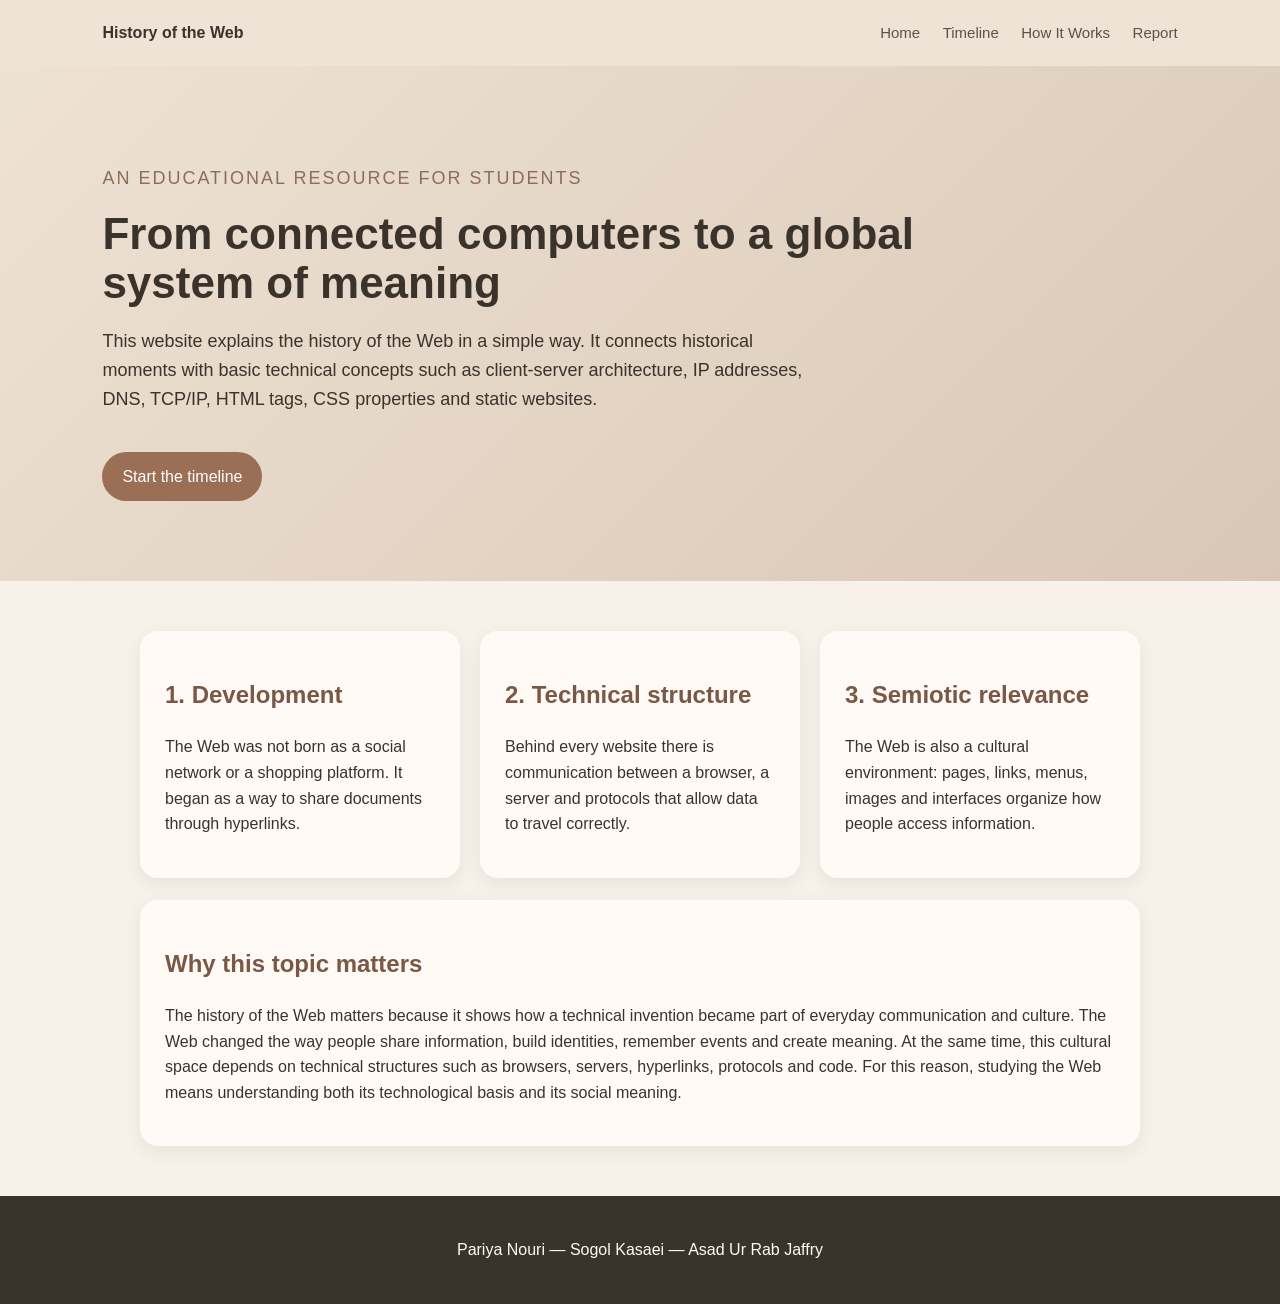
<file: index.html>
<!DOCTYPE html>
<html lang="en">
<head>
  <meta charset="UTF-8">
  <meta name="viewport" content="width=device-width, initial-scale=1.0">
  <title>History of the Web</title>
  <link rel="stylesheet" href="styles.css">
</head>
<body>
  <header class="site-header">
    <nav class="navbar">
      <a class="logo" href="index.html">History of the Web</a>
      <div class="nav-links">
        <a href="index.html">Home</a>
        <a href="history.html">Timeline</a>
        <a href="web-works.html">How It Works</a>
        <a href="report.html">Report</a>
      </div>
    </nav>

    <section class="hero">
      <p class="tag">An educational resource for students</p>
      <h1>From connected computers to a global system of meaning</h1>
      <p>
        This website explains the history of the Web in a simple way. It connects historical moments
        with basic technical concepts such as client-server architecture, IP addresses, DNS, TCP/IP,
        HTML tags, CSS properties and static websites.
      </p>
      <a class="button" href="history.html">Start the timeline</a>
    </section>
  </header>

  <main class="container">
    <section class="card-grid">
      <article class="card">
        <h2>1. Development</h2>
        <p>
          The Web was not born as a social network or a shopping platform. It began as a way to share
          documents through hyperlinks.
        </p>
      </article>

      <article class="card">
        <h2>2. Technical structure</h2>
        <p>
          Behind every website there is communication between a browser, a server and protocols that
          allow data to travel correctly.
        </p>
      </article>

      <article class="card">
        <h2>3. Semiotic relevance</h2>
        <p>
          The Web is also a cultural environment: pages, links, menus, images and interfaces organize
          how people access information.
        </p>
      </article>
    </section>

    <section class="simple-section">
      <h2>Why this topic matters</h2>
      <p>
        <p>
  The history of the Web matters because it shows how a technical invention became part of everyday
  communication and culture. The Web changed the way people share information, build identities,
  remember events and create meaning. At the same time, this cultural space depends on technical
  structures such as browsers, servers, hyperlinks, protocols and code. For this reason, studying
  the Web means understanding both its technological basis and its social meaning.
</p>
      </p>
    </section>
  </main>

  <footer>
    <p>Pariya Nouri — Sogol Kasaei — Asad Ur Rab Jaffry</p>
  </footer>
</body>
</html>
</file>
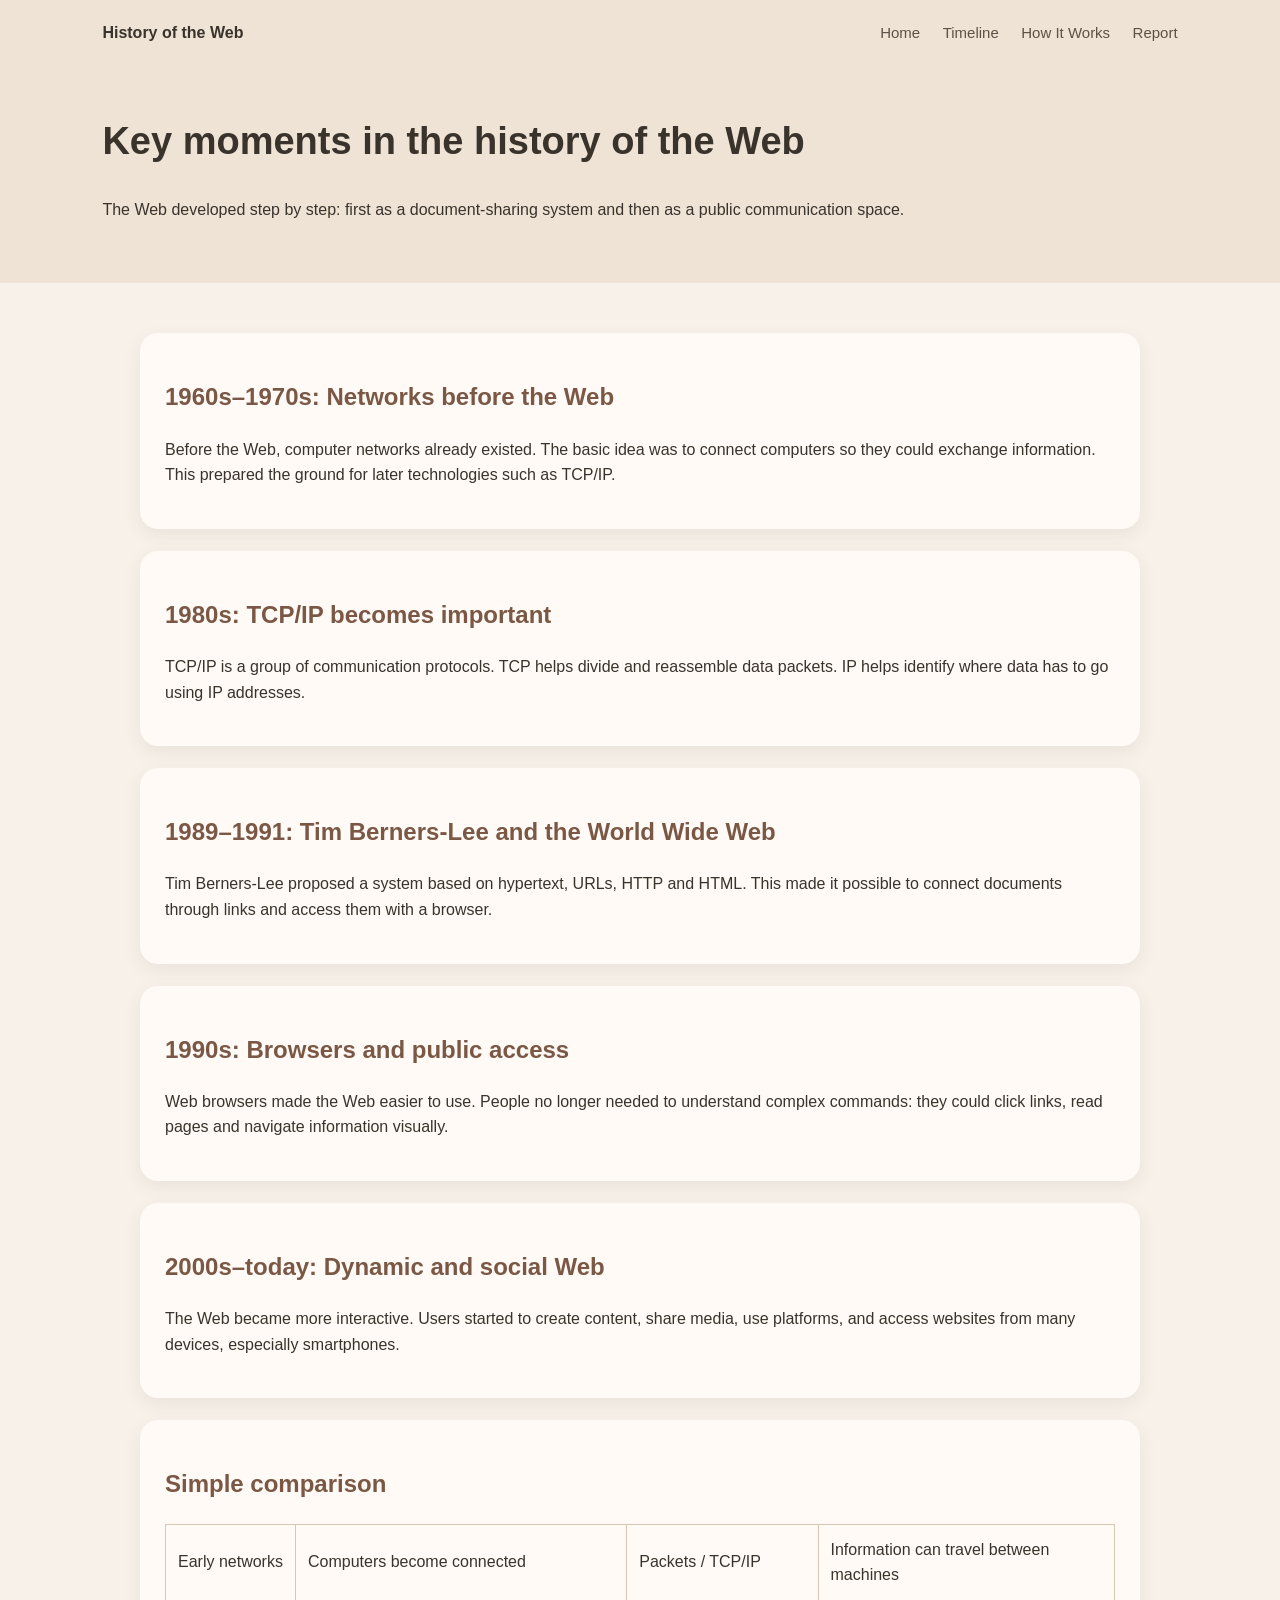
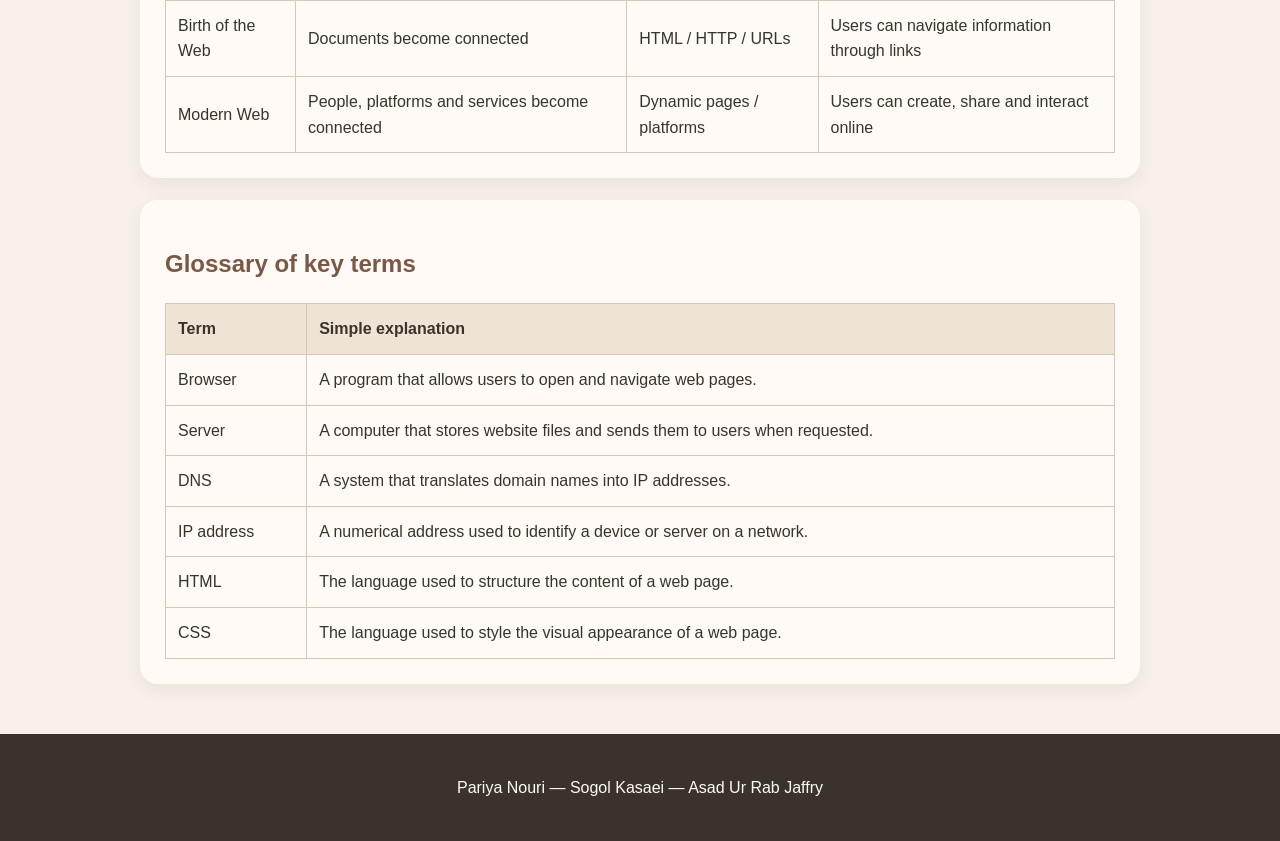
<file: history.html>
<!DOCTYPE html>
<html lang="en">
<head>
  <meta charset="UTF-8">
  <meta name="viewport" content="width=device-width, initial-scale=1.0">
  <title>Timeline</title>
  <link rel="stylesheet" href="styles.css">
</head>
<body>
  <header class="page-header">
    <nav class="navbar">
      <a class="logo" href="index.html">History of the Web</a>
      <div class="nav-links">
        <a href="index.html">Home</a>
        <a href="history.html">Timeline</a>
        <a href="web-works.html">How It Works</a>
        <a href="report.html">Report</a>
      </div>
    </nav>
    <h1>Key moments in the history of the Web</h1>
    <p>The Web developed step by step: first as a document-sharing system and then as a public communication space.</p>
  </header>

  <main class="container">
    <section class="timeline">
      <div class="timeline-item">
        <h2>1960s–1970s: Networks before the Web</h2>
        <p>
          Before the Web, computer networks already existed. The basic idea was to connect computers so
          they could exchange information. This prepared the ground for later technologies such as TCP/IP.
        </p>
      </div>

      <div class="timeline-item">
        <h2>1980s: TCP/IP becomes important</h2>
        <p>
          TCP/IP is a group of communication protocols. TCP helps divide and reassemble data packets.
          IP helps identify where data has to go using IP addresses.
        </p>
      </div>

      <div class="timeline-item">
        <h2>1989–1991: Tim Berners-Lee and the World Wide Web</h2>
        <p>
          Tim Berners-Lee proposed a system based on hypertext, URLs, HTTP and HTML. This made it possible
          to connect documents through links and access them with a browser.
        </p>
      </div>

      <div class="timeline-item">
        <h2>1990s: Browsers and public access</h2>
        <p>
          Web browsers made the Web easier to use. People no longer needed to understand complex commands:
          they could click links, read pages and navigate information visually.
        </p>
      </div>

      <div class="timeline-item">
        <h2>2000s–today: Dynamic and social Web</h2>
        <p>
          The Web became more interactive. Users started to create content, share media, use platforms,
          and access websites from many devices, especially smartphones.
        </p>
      </div>
    </section>

    <section class="table-section">
      <h2>Simple comparison</h2>
      <table>
        <tr>
  <td>Early networks</td>
  <td>Computers become connected</td>
  <td>Packets / TCP/IP</td>
  <td>Information can travel between machines</td>
</tr>
<tr>
  <td>Birth of the Web</td>
  <td>Documents become connected</td>
  <td>HTML / HTTP / URLs</td>
  <td>Users can navigate information through links</td>
</tr>
<tr>
  <td>Modern Web</td>
  <td>People, platforms and services become connected</td>
  <td>Dynamic pages / platforms</td>
  <td>Users can create, share and interact online</td>
</tr>
      </table>
    </section>
    <section class="simple-section">
  <h2>Glossary of key terms</h2>
  <table>
    <tr>
      <th>Term</th>
      <th>Simple explanation</th>
    </tr>
    <tr>
      <td>Browser</td>
      <td>A program that allows users to open and navigate web pages.</td>
    </tr>
    <tr>
      <td>Server</td>
      <td>A computer that stores website files and sends them to users when requested.</td>
    </tr>
    <tr>
      <td>DNS</td>
      <td>A system that translates domain names into IP addresses.</td>
    </tr>
    <tr>
      <td>IP address</td>
      <td>A numerical address used to identify a device or server on a network.</td>
    </tr>
    <tr>
      <td>HTML</td>
      <td>The language used to structure the content of a web page.</td>
    </tr>
    <tr>
      <td>CSS</td>
      <td>The language used to style the visual appearance of a web page.</td>
    </tr>
  </table>
</section>
  </main>

  <footer>
    <p>Pariya Nouri — Sogol Kasaei — Asad Ur Rab Jaffry</p>
  </footer>
</body>
</html>
</file>
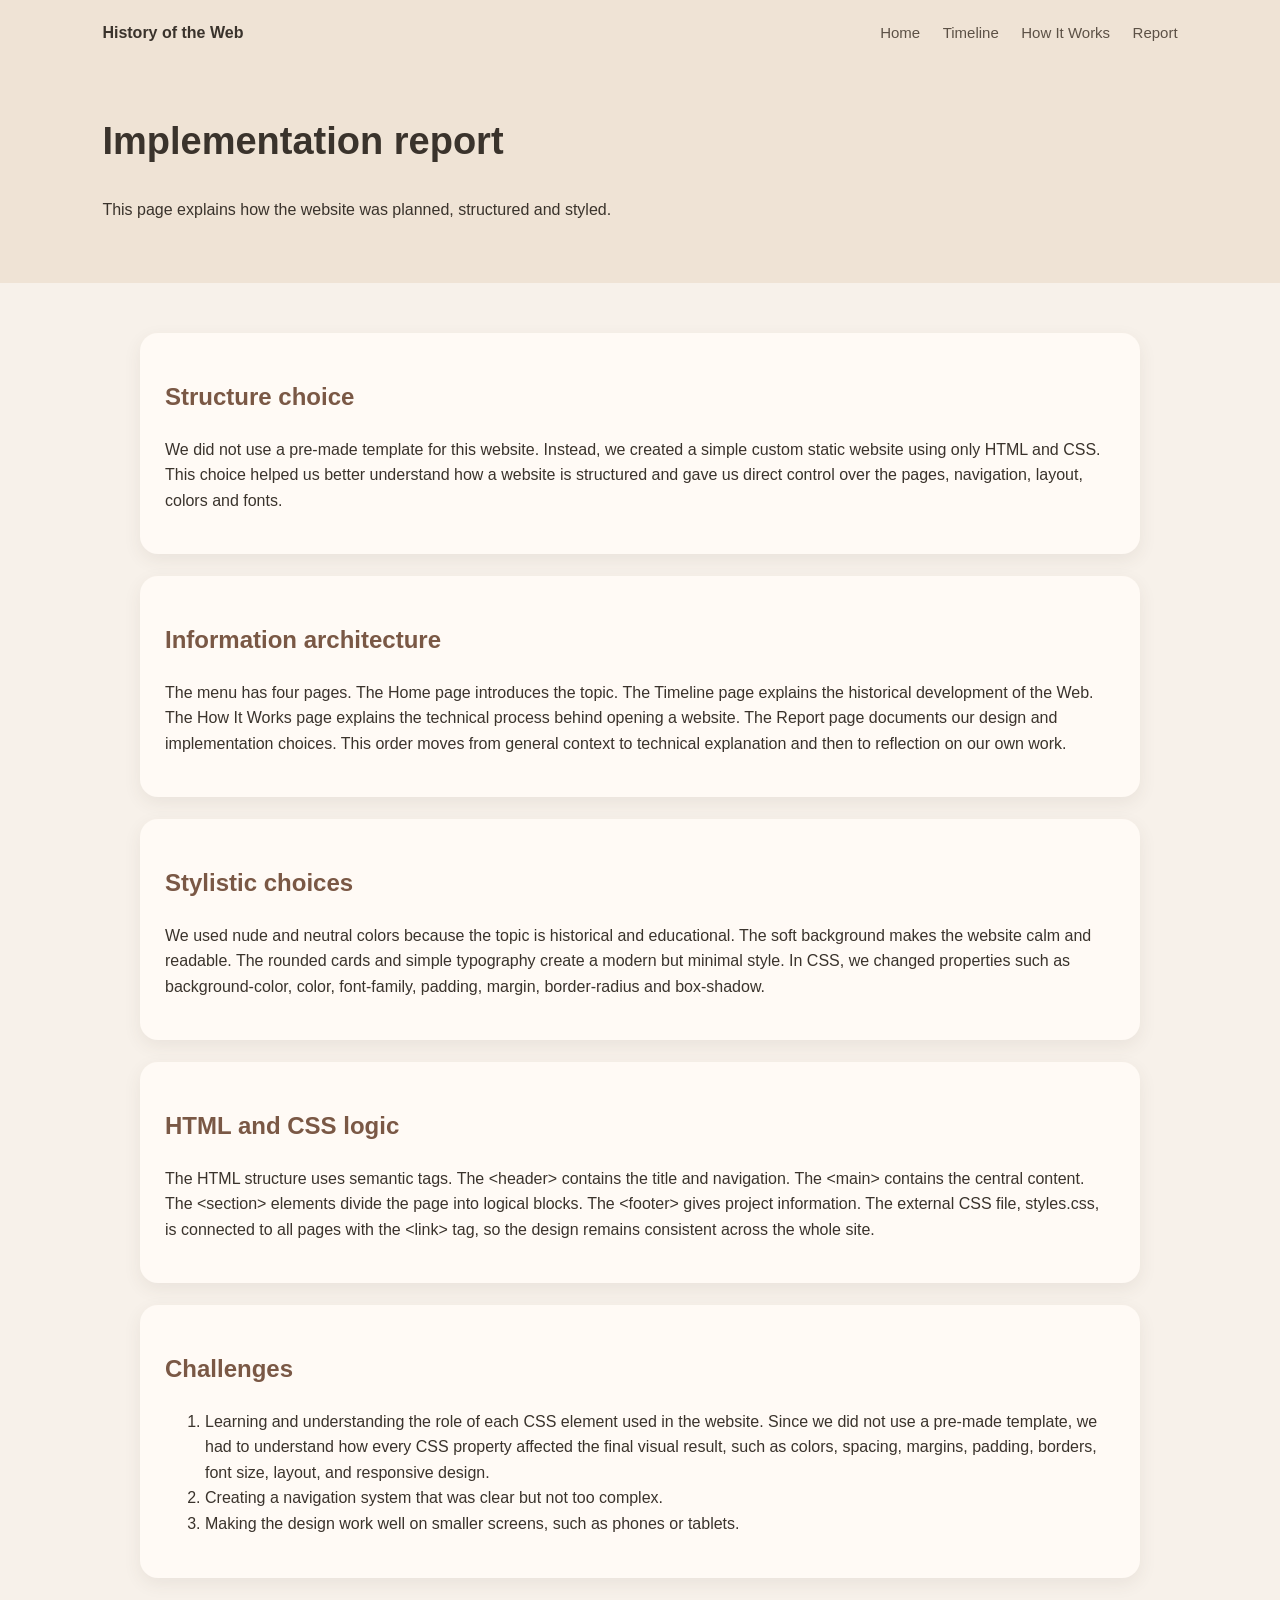
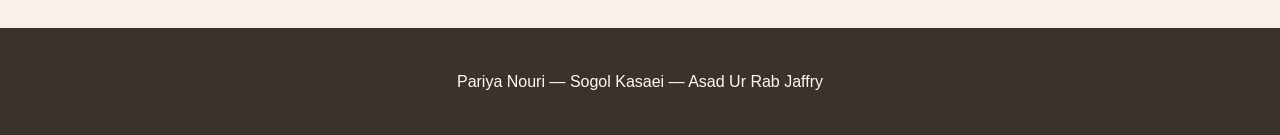
<file: report.html>
<!DOCTYPE html>
<html lang="en">
<head>
  <meta charset="UTF-8">
  <meta name="viewport" content="width=device-width, initial-scale=1.0">
  <title>Report</title>
  <link rel="stylesheet" href="styles.css">
</head>
<body>
  <header class="page-header">
    <nav class="navbar">
      <a class="logo" href="index.html">History of the Web</a>
      <div class="nav-links">
        <a href="index.html">Home</a>
        <a href="history.html">Timeline</a>
        <a href="web-works.html">How It Works</a>
        <a href="report.html">Report</a>
      </div>
    </nav>
    <h1>Implementation report</h1>
    <p>This page explains how the website was planned, structured and styled.</p>
  </header>

  <main class="container">
    <section class="simple-section">
      <h2>Structure choice</h2>
      <p>
     We did not use a pre-made template for this website. Instead, we created a simple custom static website using only HTML and CSS. This choice helped us better understand how a website is structured and gave us direct control over the pages, navigation, layout, colors and fonts.
      </p>
    </section>

    <section class="simple-section">
      <h2>Information architecture</h2>
      <p>
        The menu has four pages. The Home page introduces the topic. The Timeline page explains the historical
        development of the Web. The How It Works page explains the technical process behind opening a website.
        The Report page documents our design and implementation choices. This order moves from general context
        to technical explanation and then to reflection on our own work.
      </p>
    </section>

    <section class="simple-section">
      <h2>Stylistic choices</h2>
      <p>
        We used nude and neutral colors because the topic is historical and educational. The soft background makes
        the website calm and readable. The rounded cards and simple typography create a modern but minimal style.
        In CSS, we changed properties such as background-color, color, font-family, padding, margin, border-radius
        and box-shadow.
      </p>
    </section>

    <section class="simple-section">
      <h2>HTML and CSS logic</h2>
      <p>
        The HTML structure uses semantic tags. The &lt;header&gt; contains the title and navigation. The &lt;main&gt;
        contains the central content. The &lt;section&gt; elements divide the page into logical blocks. The &lt;footer&gt;
        gives project information. The external CSS file, styles.css, is connected to all pages with the &lt;link&gt;
        tag, so the design remains consistent across the whole site.
      </p>
    </section>

    <section class="simple-section">
      <h2>Challenges</h2>
      <ol>
        <li>Learning and understanding the role of each CSS element used in the website. Since we did not use a pre-made template, we had to understand how every CSS property affected the final visual result, such as colors, spacing, margins, padding, borders, font size, layout, and responsive design.</li>
        <li>Creating a navigation system that was clear but not too complex.</li>
        <li>Making the design work well on smaller screens, such as phones or tablets.</li>
      </ol>
    </section>
  </main>

  <footer>
    <p>Pariya Nouri — Sogol Kasaei — Asad Ur Rab Jaffry</p>
  </footer>
</body>
</html>
</file>
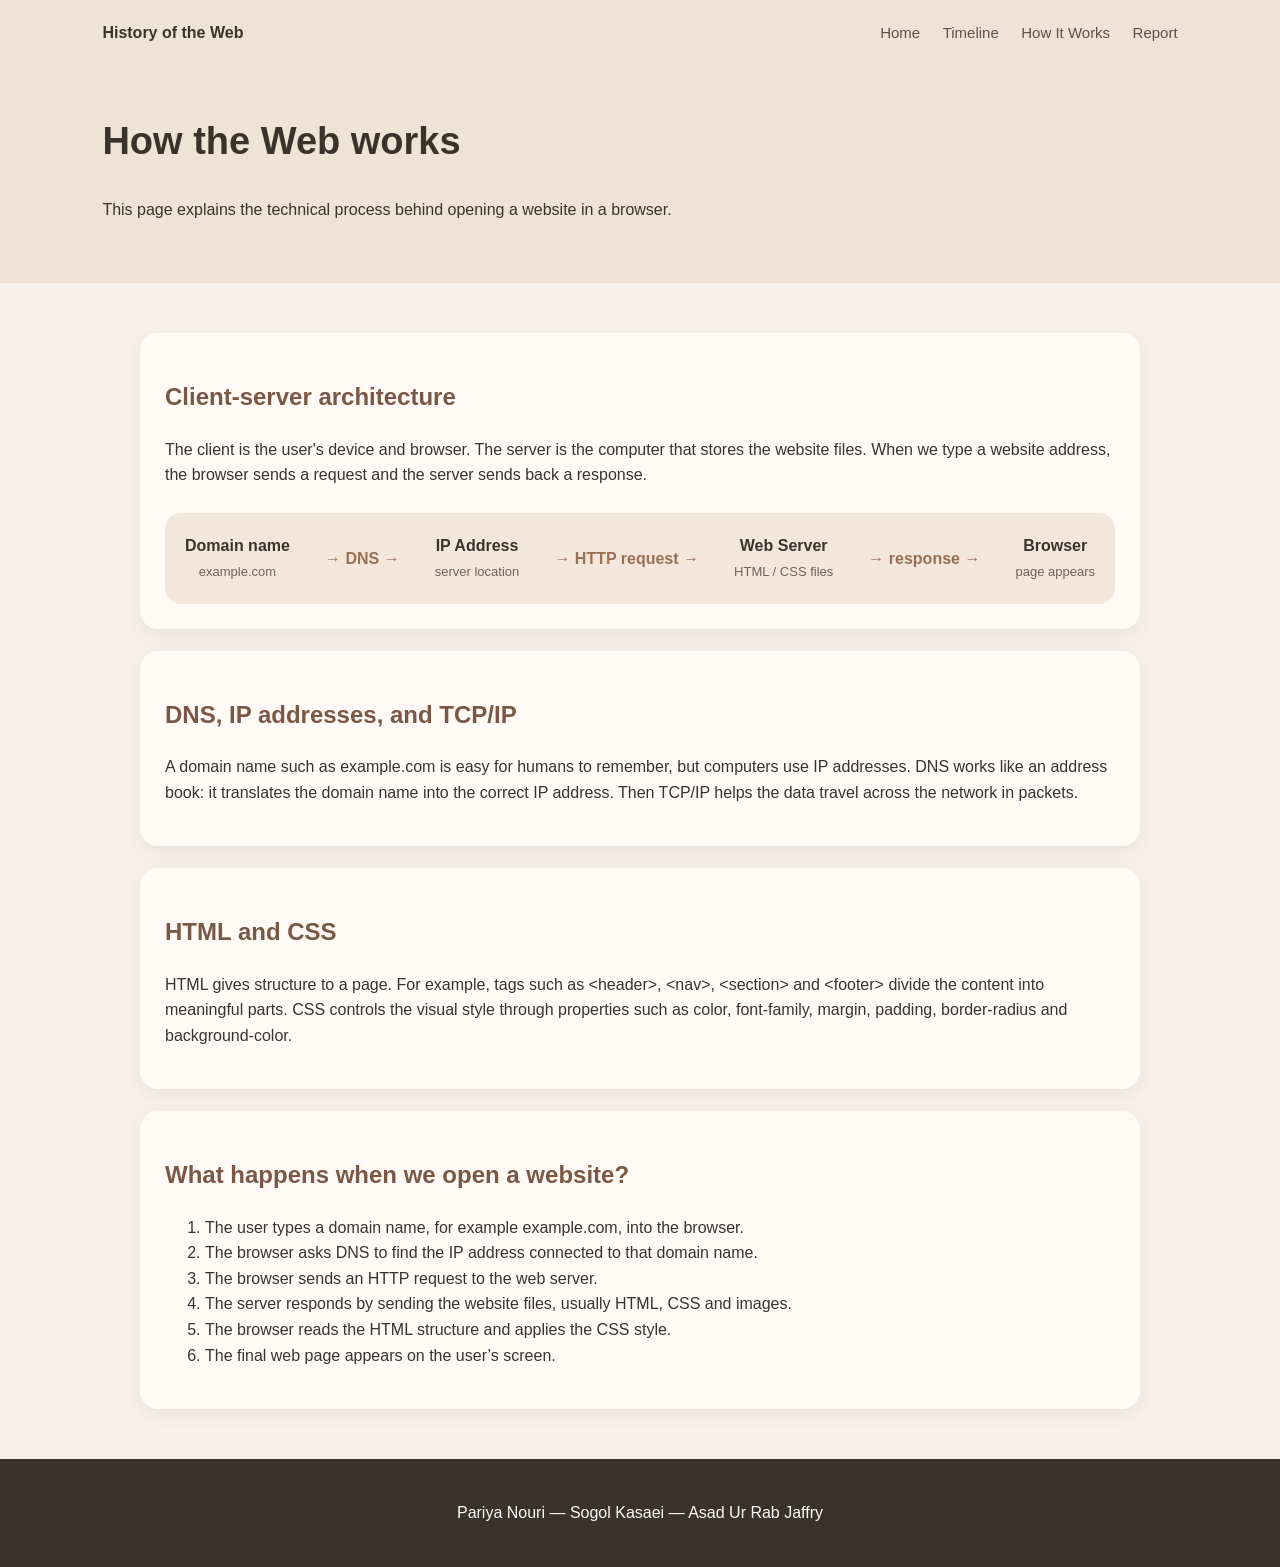
<file: web-works.html>
<!DOCTYPE html>
<html lang="en">
<head>
  <meta charset="UTF-8">
  <meta name="viewport" content="width=device-width, initial-scale=1.0">
  <title>How It Works</title>
  <link rel="stylesheet" href="styles.css">
</head>
<body>
  <header class="page-header">
    <nav class="navbar">
      <a class="logo" href="index.html">History of the Web</a>
      <div class="nav-links">
        <a href="index.html">Home</a>
        <a href="history.html">Timeline</a>
        <a href="web-works.html">How It Works</a>
        <a href="report.html">Report</a>
      </div>
    </nav>
    <h1>How the Web works</h1>
    <p>This page explains the technical process behind opening a website in a browser.</p>
  </header>

  <main class="container">
    <section class="simple-section">
      <h2>Client-server architecture</h2>
      <p>
        The client is the user's device and browser. The server is the computer that stores the website files.
        When we type a website address, the browser sends a request and the server sends back a response.
      </p>

      <div class="diagram">
  <div>Domain name<br><span>example.com</span></div>
  <div class="arrow">→ DNS →</div>
  <div>IP Address<br><span>server location</span></div>
  <div class="arrow">→ HTTP request →</div>
  <div>Web Server<br><span>HTML / CSS files</span></div>
  <div class="arrow">→ response →</div>
  <div>Browser<br><span>page appears</span></div>
</div>
    </section>

    <section class="simple-section">
      <h2>DNS, IP addresses, and TCP/IP</h2>
      <p>
        A domain name such as example.com is easy for humans to remember, but computers use IP addresses.
        DNS works like an address book: it translates the domain name into the correct IP address. Then TCP/IP
        helps the data travel across the network in packets.
      </p>
    </section>

    <section class="simple-section">
      <h2>HTML and CSS</h2>
      <p>
        HTML gives structure to a page. For example, tags such as &lt;header&gt;, &lt;nav&gt;, &lt;section&gt; and
        &lt;footer&gt; divide the content into meaningful parts. CSS controls the visual style through properties
        such as color, font-family, margin, padding, border-radius and background-color.
      </p>
    </section>
    <section class="simple-section">
  <h2>What happens when we open a website?</h2>
  <ol>
    <li>The user types a domain name, for example example.com, into the browser.</li>
    <li>The browser asks DNS to find the IP address connected to that domain name.</li>
    <li>The browser sends an HTTP request to the web server.</li>
    <li>The server responds by sending the website files, usually HTML, CSS and images.</li>
    <li>The browser reads the HTML structure and applies the CSS style.</li>
    <li>The final web page appears on the user’s screen.</li>
  </ol>
</section>
  </main>

  <footer>
    <p>Pariya Nouri — Sogol Kasaei — Asad Ur Rab Jaffry</p>
  </footer>
</body>
</html>
</file>
<file: styles.css>
/* General style for the whole website */
body {
  margin: 0;
  font-family: Arial, Helvetica, sans-serif;
  background-color: #f7f1ea;
  color: #3a332c;
  line-height: 1.6;
}

/* Navigation bar */
.navbar {
  display: flex;
  justify-content: space-between;
  align-items: center;
  padding: 20px 8%;
  background-color: #efe3d5;
}

.logo {
  font-weight: bold;
  color: #3a332c;
  text-decoration: none;
}

.nav-links a {
  margin-left: 18px;
  color: #5c5146;
  text-decoration: none;
  font-size: 15px;
}

.nav-links a:hover {
  color: #9b6f55;
}

/* Home hero section */
.site-header {
  background: linear-gradient(135deg, #efe3d5, #d9c7b6);
}

.hero {
  max-width: 850px;
  padding: 80px 8%;
}

.hero h1 {
  font-size: 44px;
  line-height: 1.1;
  margin: 10px 0 20px;
}

.hero p {
  max-width: 700px;
  font-size: 18px;
}

.tag {
  text-transform: uppercase;
  letter-spacing: 2px;
  color: #8c6d5a;
  font-size: 13px;
}

.button {
  display: inline-block;
  margin-top: 20px;
  padding: 12px 20px;
  background-color: #9b6f55;
  color: white;
  text-decoration: none;
  border-radius: 25px;
}

/* Internal page header */
.page-header {
  background-color: #efe3d5;
  padding-bottom: 45px;
}

.page-header h1,
.page-header p {
  max-width: 850px;
  margin-left: 8%;
  margin-right: 8%;
}

.page-header h1 {
  margin-top: 45px;
  font-size: 38px;
}

/* Main content */
.container {
  max-width: 1000px;
  margin: 50px auto;
  padding: 0 8%;
}

.card-grid {
  display: grid;
  grid-template-columns: repeat(3, 1fr);
  gap: 20px;
}

.card,
.simple-section,
.timeline-item,
.table-section {
  background-color: #fffaf5;
  padding: 25px;
  margin-bottom: 22px;
  border-radius: 18px;
  box-shadow: 0 6px 18px rgba(80, 60, 45, 0.08);
}

.card h2,
.simple-section h2,
.timeline-item h2,
.table-section h2 {
  color: #7a5845;
}

/* Visual diagram */
.diagram {
  display: flex;
  align-items: center;
  justify-content: space-between;
  gap: 12px;
  margin-top: 25px;
  padding: 20px;
  background-color: #f3e7dc;
  border-radius: 16px;
  text-align: center;
  font-weight: bold;
}

.diagram span {
  font-weight: normal;
  font-size: 13px;
  color: #6f6256;
}

.arrow {
  color: #9b6f55;
}

/* Table */
table {
  width: 100%;
  border-collapse: collapse;
  margin-top: 15px;
}

th,
td {
  border: 1px solid #d9c7b6;
  padding: 12px;
  text-align: left;
}

th {
  background-color: #efe3d5;
}

/* Footer */
footer {
  text-align: center;
  padding: 25px;
  background-color: #3a332c;
  color: #fffaf5;
}

/* Responsive design for phones */
@media (max-width: 750px) {
  .navbar,
  .diagram {
    flex-direction: column;
  }

  .nav-links {
    margin-top: 15px;
  }

  .nav-links a {
    display: block;
    margin: 8px 0;
  }

  .card-grid {
    grid-template-columns: 1fr;
  }

  .hero h1 {
    font-size: 34px;
  }
}
</file>
